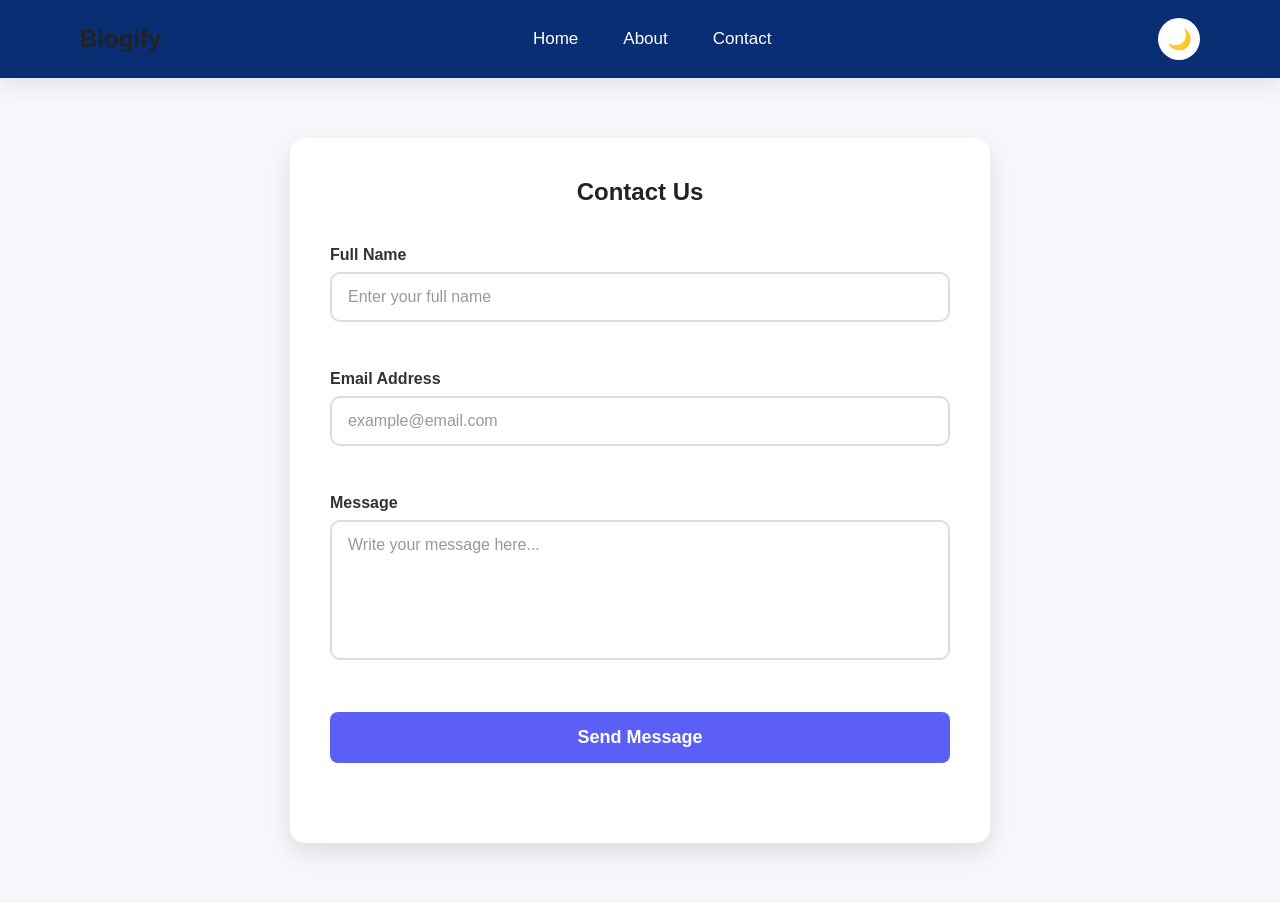
<file: contact.html>
<!DOCTYPE html>
<html lang="en">
<head>
    <meta charset="UTF-8">
    <meta name="viewport" content="width=device-width, initial-scale=1.0">
    <title>Contact | Blogify</title>

    <link rel="stylesheet" href="css/style.css">
    <link rel="stylesheet" href="css/responsive.css">
    <link rel="stylesheet" href="css/dark-mode.css">
</head>
<body>

    <!-- HEADER -->
    <header>
        <nav class="navbar">
            <h1 class="logo">Blogify</h1>

            <ul class="nav-links">
                <li><a href="index.html">Home</a></li>
                <li><a href="pages/about.html">About</a></li>
                <li><a href="contact.html" class="active">Contact</a></li>
            </ul>

            <button id="darkModeToggle" class="theme-toggle">🌙</button>
        </nav>
    </header>

    <!-- CONTACT FORM -->
    <section class="contact-section">

        <h2>Contact Us</h2>

        <form id="contactForm">

            <div class="form-group">
                <label for="name">Full Name</label>
                <input
                    type="text"
                    id="name"
                    placeholder="Enter your full name">
                <small id="nameError"></small>
            </div>

            <div class="form-group">
                <label for="email">Email Address</label>
                <input
                    type="email"
                    id="email"
                    placeholder="example@email.com">
                <small id="emailError"></small>
            </div>

            <div class="form-group">
                <label for="message">Message</label>

                <textarea
                    id="message"
                    rows="6"
                    placeholder="Write your message here..."></textarea>

                <small id="messageError"></small>
            </div>

            <button type="submit" class="btn">
                Send Message
            </button>

            <p id="successMessage"></p>

        </form>

    </section>

    <script src="js/contact.js"></script>
    <script src="js/dark-mode.js"></script>

</body>
</html>
</file>
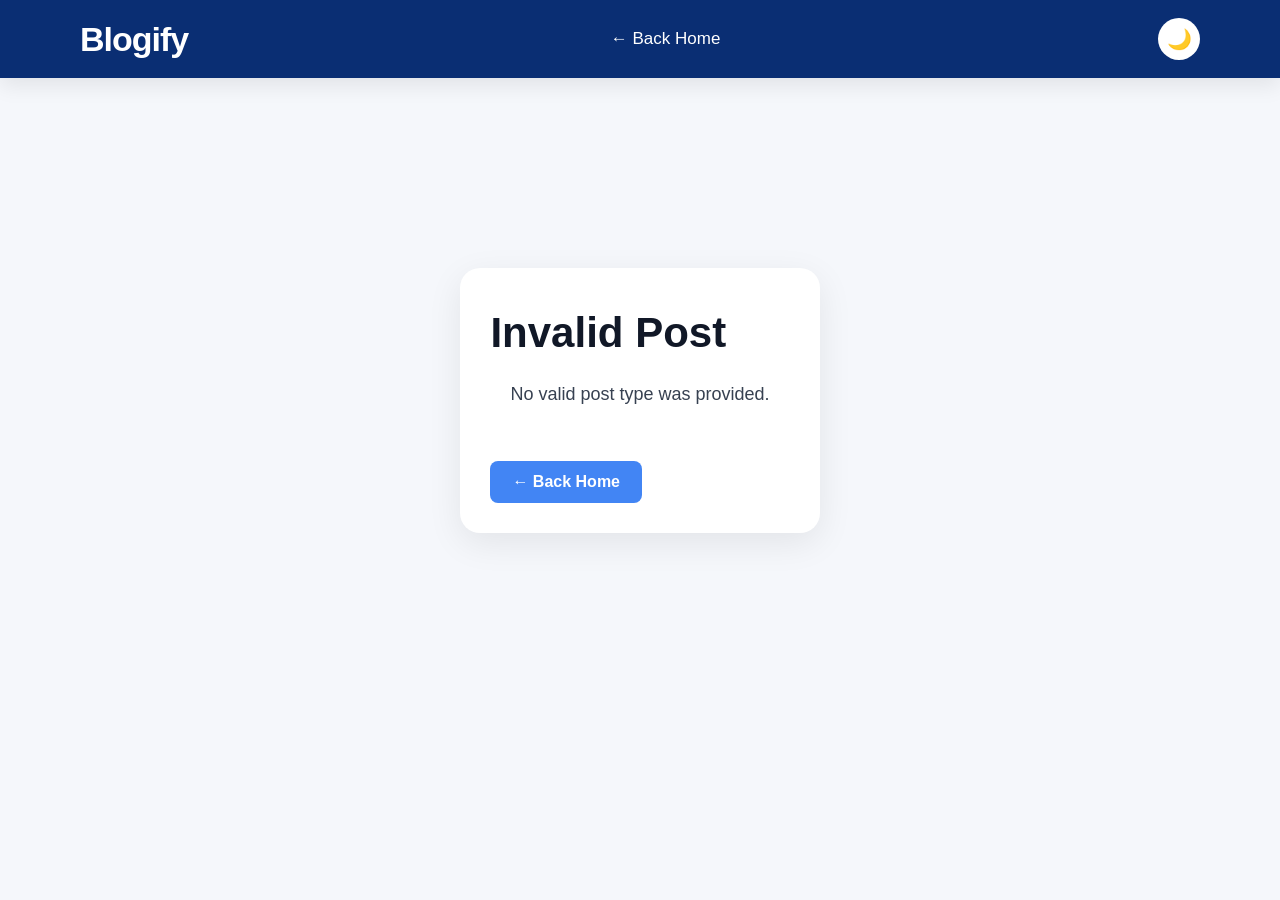
<file: details.html>
<!DOCTYPE html>
<html lang="en">

<head>
    <!-- Line 5 -->
    <meta charset="UTF-8">

    <!-- Line 8 -->
    <meta name="viewport" content="width=device-width, initial-scale=1.0">

    <!-- Line 11 -->
    <title>Blogify | Post Details</title>

    <!-- Line 14 -->
    <link rel="stylesheet" href="css/style.css">

    <!-- Line 17 -->
    <link rel="stylesheet" href="css/responsive.css">

    <!-- Line 20 -->
    <link rel="stylesheet" href="css/dark-mode.css">
</head>

<body>

    <!-- Line 26 -->
    <header>

        <!-- Line 28 -->
        <nav class="navbar">

            <!-- Line 30 -->
            <div class="logo">
                <h1>Blogify</h1>
            </div>

            <!-- Line 35 -->
            <ul class="nav-links">
                <li><a href="index.html">← Back Home</a></li>
            </ul>
            <button id="darkModeToggle" class="theme-toggle">🌙</button>
        </nav>

    </header>

    <!-- Line 44 -->
    <main>

        <!-- Line 46 -->
        <section class="blog-details">

            <!-- Line 48 -->
            <div id="post-details"></div>

        </section>

    </main>

    <!-- Line 55 -->
    <script src="./js/data.js"></script>
    <script src="./js/details.js"></script>
    <script src="./js/dark-mode.js"></script>

</body>

</html>
</file>
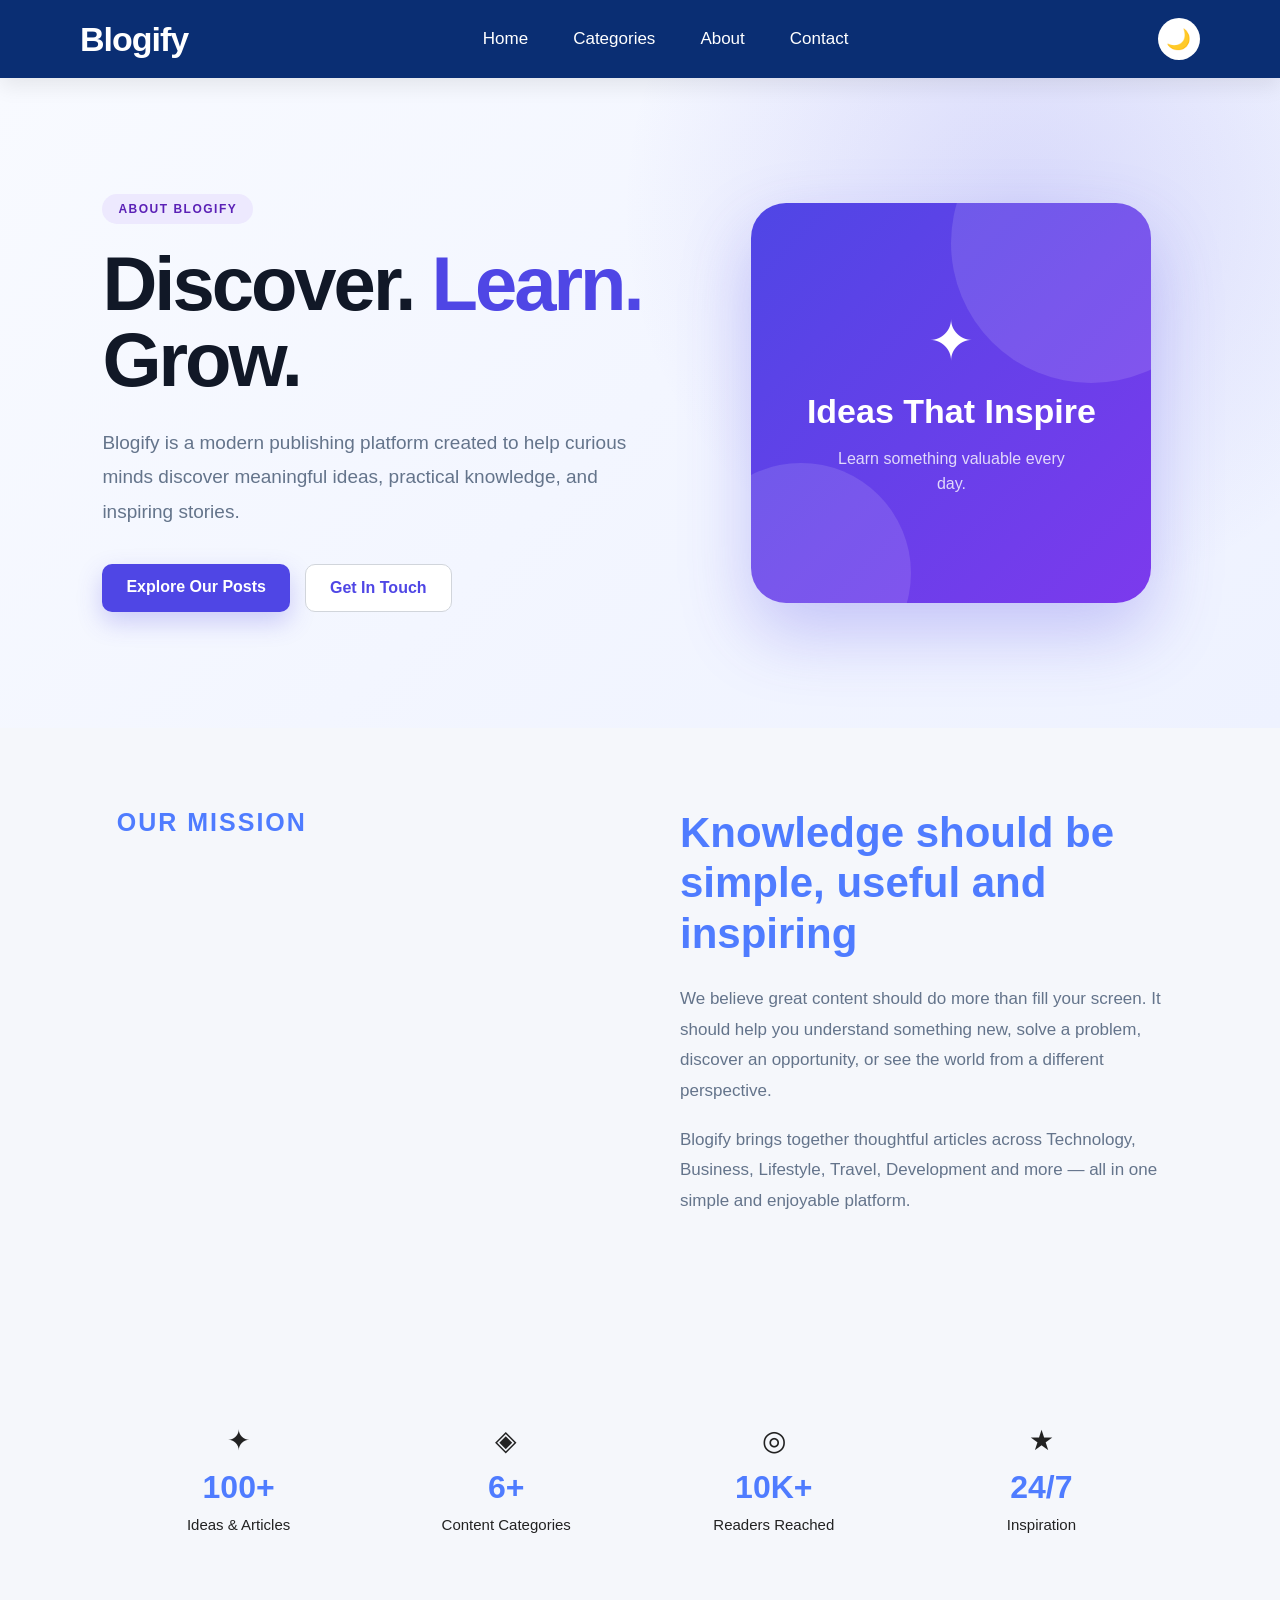
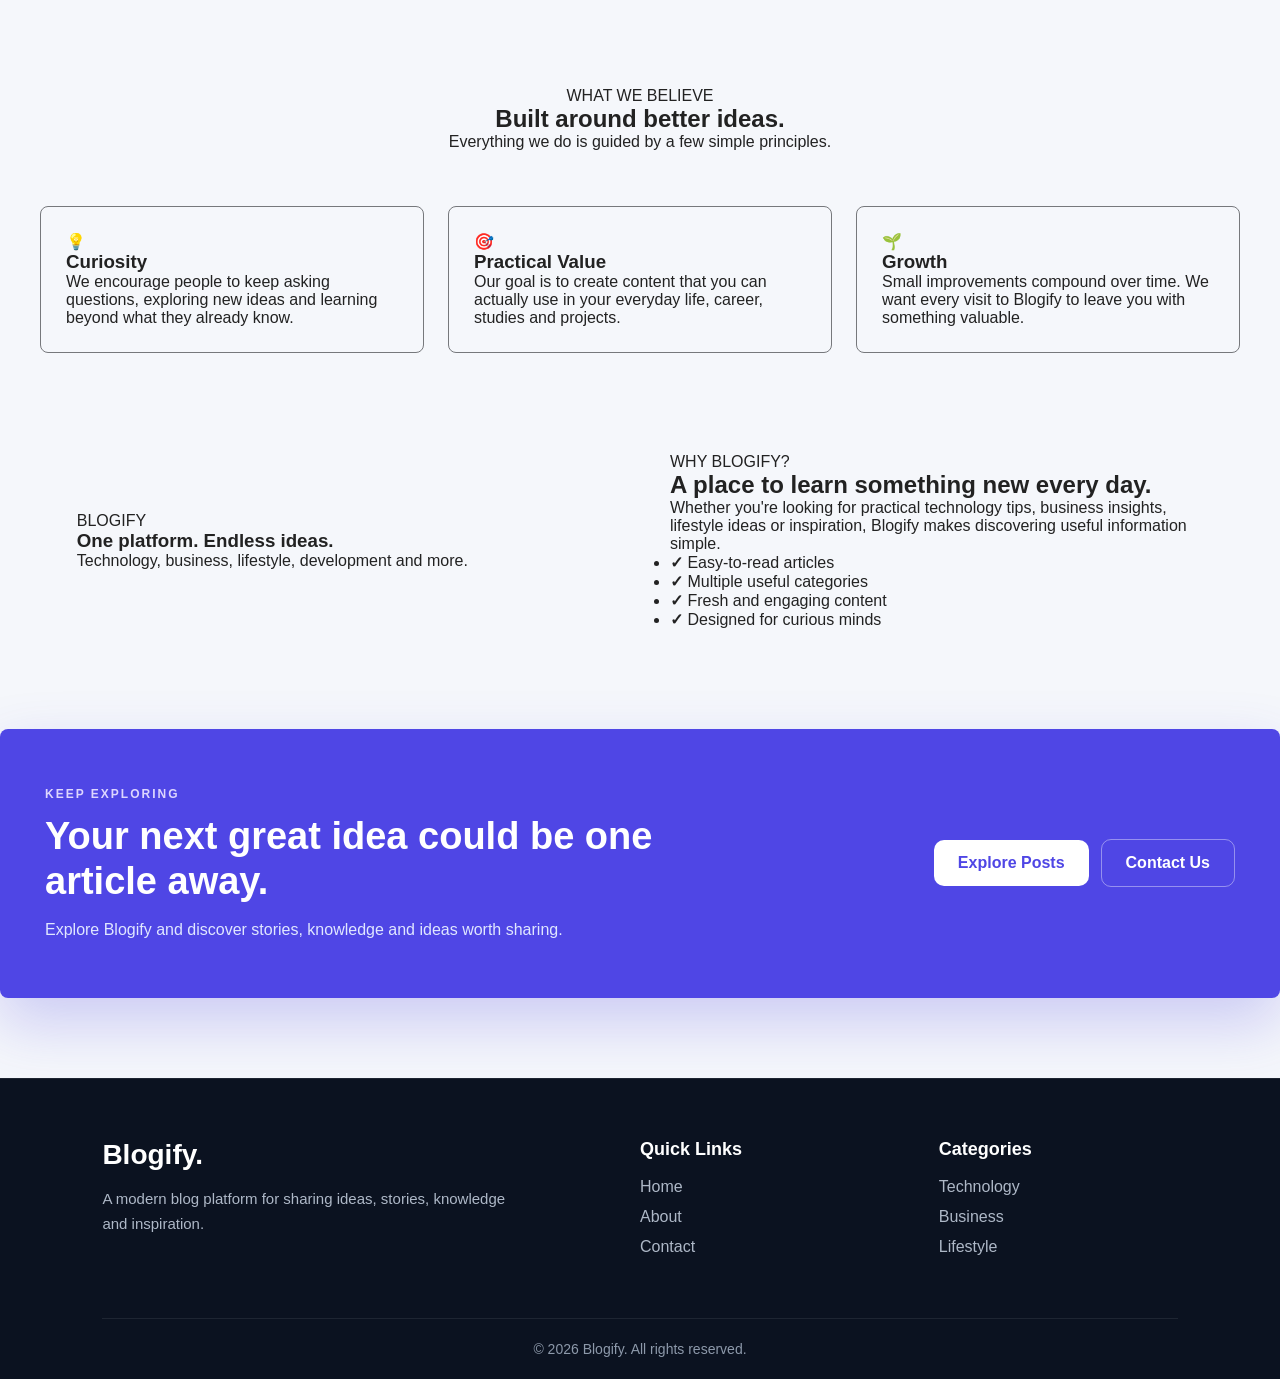
<file: pages/about.html>
<!DOCTYPE html>
<html lang="en">

<head>
    <meta charset="UTF-8">

    <meta name="viewport" content="width=device-width, initial-scale=1.0">

    <title>Blogify | About Us</title>

    <!-- Main CSS -->
    <link rel="stylesheet" href="../css/style.css">

    <!-- Responsive CSS -->
    <link rel="stylesheet" href="../css/responsive.css">

    <!-- Dark Mode CSS -->
    <link rel="stylesheet" href="../css/dark-mode.css">
</head>

<body>

    <!-- =========================
         NAVBAR
    ========================== -->

    <header>

        <nav class="navbar">
            <div class="logo">
                <h1>Blogify</h1>
            </div>

            <ul class="nav-links">

                <li>
                    <a href="../index.html">
                        Home
                    </a>
                </li>

                <li>
                    <a href="../index.html#categories">
                        Categories
                    </a>
                </li>

                <li>
                    <a href="about.html">
                        About
                    </a>
                </li>

                <li>
                    <a href="../contact.html">
                        Contact
                    </a>
                </li>
            </ul>
            <button id="darkModeToggle" class="theme-toggle" aria-label="Toggle dark mode">
                🌙
            </button>


        </nav>

    </header>


    <!-- =========================
         ABOUT HERO
    ========================== -->

    <main>

        <section class="about-hero">

            <div class="about-hero-content">

                <span class="about-badge">
                    ABOUT BLOGIFY
                </span>

                <h1>
                    Discover.
                    <span>Learn.</span>
                    Grow.
                </h1>

                <p>
                    Blogify is a modern publishing platform
                    created to help curious minds discover
                    meaningful ideas, practical knowledge,
                    and inspiring stories.
                </p>

                <div class="about-hero-buttons">

                    <a href="../index.html" class="about-primary-btn">
                        Explore Our Posts
                    </a>

                    <a href="../contact.html" class="about-secondary-btn">
                        Get In Touch
                    </a>

                </div>

            </div>


            <div class="about-hero-card">

                <div class="about-visual">

                    <div class="visual-circle circle-one"></div>

                    <div class="visual-circle circle-two"></div>

                    <div class="visual-content">

                        <span>✦</span>

                        <h3>
                            Ideas That
                            Inspire
                        </h3>

                        <p>
                            Learn something
                            valuable every day.
                        </p>

                    </div>

                </div>

            </div>

        </section>


        <!-- =========================
             MISSION
        ========================== -->

        <section class="about-mission">

            <div class="mission-label">
                OUR MISSION
            </div>

            <div class="mission-content">

                <h2 class="mission-title">
                    Knowledge should be simple, useful and inspiring
                </h2>

                <p>
                    We believe great content should do more
                    than fill your screen. It should help you
                    understand something new, solve a problem,

                    discover an opportunity, or see the world
                    from a different perspective.
                </p>

                <p>
                    Blogify brings together thoughtful articles
                    across Technology, Business, Lifestyle,
                    Travel, Development and more — all in one
                    simple and enjoyable platform.
                </p>

            </div>

        </section>


        <!-- =========================
             STATS
        ========================== -->

        <section class="about-stats">

            <div class="stat-card">

                <div class="stat-icon">
                    ✦
                </div>

                <h3>100+</h3>

                <p>
                    Ideas & Articles
                </p>

            </div>


            <div class="stat-card">

                <div class="stat-icon">
                    ◈
                </div>

                <h3>6+</h3>

                <p>
                    Content Categories
                </p>

            </div>


            <div class="stat-card">

                <div class="stat-icon">
                    ◎
                </div>

                <h3>10K+</h3>

                <p>
                    Readers Reached
                </p>

            </div>


            <div class="stat-card">

                <div class="stat-icon">
                    ★
                </div>

                <h3>24/7</h3>

                <p>
                    Inspiration
                </p>

            </div>

        </section>


        <!-- =========================
             OUR VALUES
        ========================== -->

        <section class="about-values">

            <div class="section-heading">

                <span>
                    WHAT WE BELIEVE
                </span>

                <h2>
                    Built around better ideas.
                </h2>

                <p>
                    Everything we do is guided by a few
                    simple principles.
                </p>

            </div>


            <div class="values-grid">


                <article class="value-card">

                    <div class="value-icon">
                        💡
                    </div>

                    <h3>
                        Curiosity
                    </h3>

                    <p>
                        We encourage people to keep asking
                        questions, exploring new ideas and
                        learning beyond what they already know.
                    </p>

                </article>


                <article class="value-card">

                    <div class="value-icon">
                        🎯
                    </div>

                    <h3>
                        Practical Value
                    </h3>

                    <p>
                        Our goal is to create content that you
                        can actually use in your everyday life,
                        career, studies and projects.
                    </p>

                </article>


                <article class="value-card">

                    <div class="value-icon">
                        🌱
                    </div>

                    <h3>
                        Growth
                    </h3>

                    <p>
                        Small improvements compound over time.
                        We want every visit to Blogify to leave
                        you with something valuable.
                    </p>

                </article>


            </div>

        </section>


        <!-- =========================
             WHY BLOGIFY
        ========================== -->

        <section class="why-blogify">

            <div class="why-image">

                <div class="why-image-card">

                    <span class="why-small-label">
                        BLOGIFY
                    </span>

                    <h3>
                        One platform.
                        Endless ideas.
                    </h3>

                    <p>
                        Technology, business, lifestyle,
                        development and more.
                    </p>

                </div>

            </div>


            <div class="why-content">

                <span>
                    WHY BLOGIFY?
                </span>

                <h2>
                    A place to learn
                    something new every day.
                </h2>

                <p>
                    Whether you're looking for practical
                    technology tips, business insights,
                    lifestyle ideas or inspiration,
                    Blogify makes discovering useful
                    information simple.
                </p>


                <ul>

                    <li>
                        <strong>✓</strong>
                        Easy-to-read articles
                    </li>

                    <li>
                        <strong>✓</strong>
                        Multiple useful categories
                    </li>

                    <li>
                        <strong>✓</strong>
                        Fresh and engaging content
                    </li>

                    <li>
                        <strong>✓</strong>
                        Designed for curious minds
                    </li>

                </ul>

            </div>

        </section>


        <!-- =========================
             CTA
        ========================== -->

        <section class="about-cta">

            <div>

                <span>
                    KEEP EXPLORING
                </span>

                <h2>
                    Your next great idea
                    could be one article away.
                </h2>

                <p>
                    Explore Blogify and discover stories,
                    knowledge and ideas worth sharing.
                </p>

            </div>


            <div class="cta-buttons">

                <a href="../index.html" class="about-primary-btn">
                    Explore Posts
                </a>

                <a href="../contact.html" class="about-secondary-btn">
                    Contact Us
                </a>

            </div>

        </section>

    </main>


    <!-- =========================
         FOOTER
    ========================== -->

    <footer class="footer">

        <div class="footer-container">

            <div class="footer-brand">

                <h2>
                    Blogify.
                </h2>

                <p>
                    A modern blog platform for sharing
                    ideas, stories, knowledge and inspiration.
                </p>

            </div>


            <div class="footer-links">

                <h3>
                    Quick Links
                </h3>

                <a href="../index.html">
                    Home
                </a>

                <a href="about.html">
                    About
                </a>

                <a href="../contact.html">
                    Contact
                </a>

            </div>


            <div class="footer-social">

                <h3>
                    Categories
                </h3>

                <a href="../index.html#categories">
                    Technology
                </a>

                <a href="../index.html#categories">
                    Business
                </a>

                <a href="../index.html#categories">
                    Lifestyle
                </a>

            </div>

        </div>


        <div class="footer-bottom">

            <p>
                © 2026 Blogify. All rights reserved.
            </p>

        </div>

    </footer>


    <!-- =========================
         DARK MODE SCRIPT
    ========================== -->

    <script src="../js/dark-mode.js"></script>

</body>

</html>
</file>
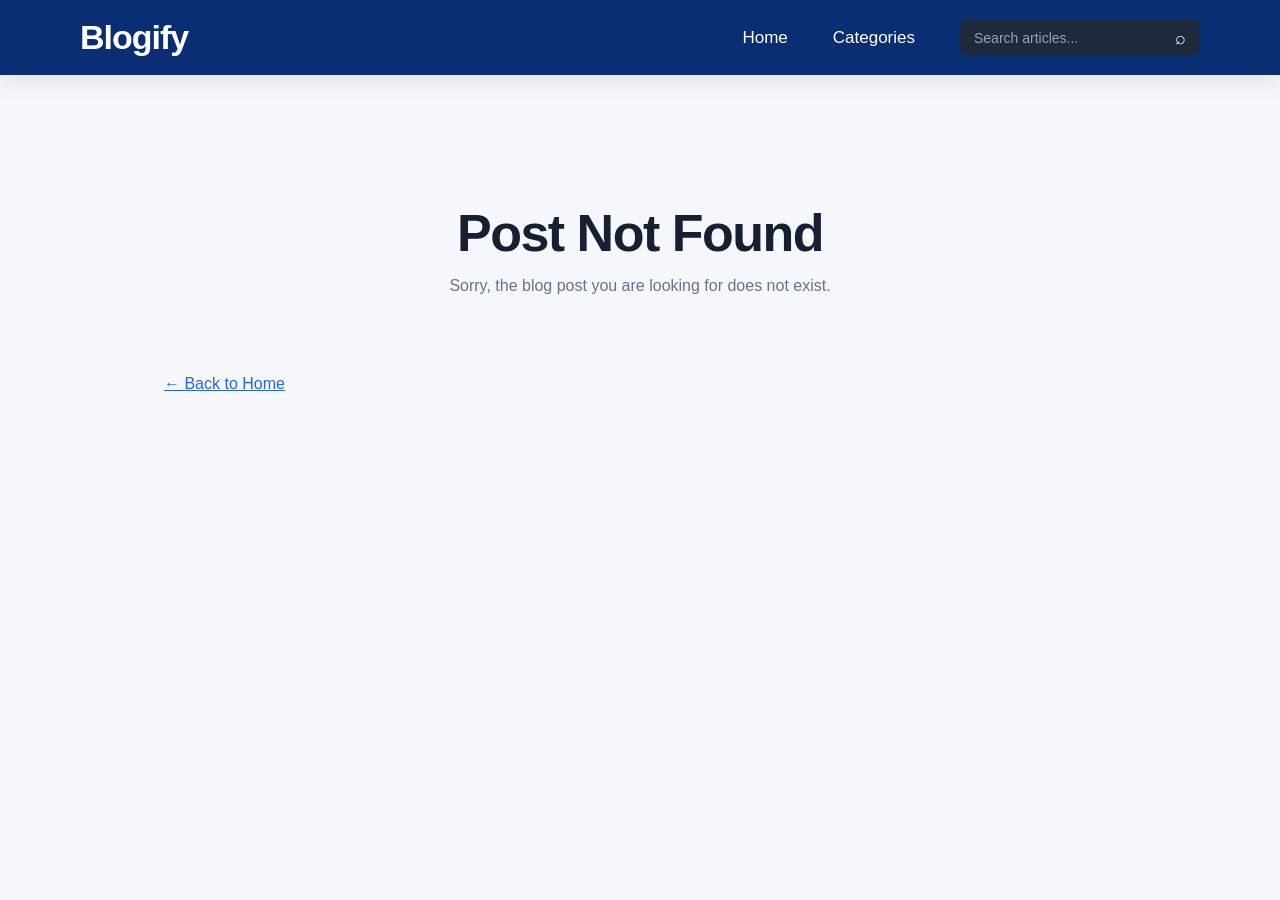
<file: pages/post.html>
<!DOCTYPE html>
  <html lang="en">
  <head>
      <meta charset="UTF-8">
      <meta name="viewport" content="width=device-width, initial-scale=1.0">

      <title>Blogify | Post</title>

      <link rel="stylesheet" href="../css/style.css">
     <link rel="stylesheet" href="../css/responsive.css">
     <link rel="stylesheet" href="../css/dark-mode.css">
 </head>

 <body>
    
 <!-- NAVBAR -->
<header class="navbar">
    <div class="logo">
        <h1>Blogify</h1>
    </div>

    <nav class="nav-links">
        <a href="../index.html">Home</a>
        <a href="../index.html#categories">Categories</a>

        <div class="search-box">
            <input type="text" placeholder="Search articles...">
            <span>⌕</span>
        </div>
    </nav>
</header>

     <main class="post-details">

         <div id="postContainer">
             <!-- Selected blog post will appear here -->
         </div>

         <!--BACK TO HOME -->
         <a href="../index.html" class="back-home">
            ← Back to Home
         </a>

         </main>
     

     <script src="../js/dark-mode.js"></script>
     <script src="../js/post.js"></script>

 </body>
 </html>
</file>
<file: css/style.css>
/* ==========================
   RESET
========================== */

*{
    margin:0;
    padding:0;
    box-sizing:border-box;
}

/* ==========================
   BODY
========================== */

body{
    font-family:Arial, Helvetica, sans-serif;
    background:#f5f7fb;
}

/* ==========================
   NAVBAR
========================== */

.navbar{
    position: sticky;
    top: 0;
    z-index: 1000;

    display: flex;
    justify-content: space-between;
    align-items: center;
    padding: 18px 80px;
    background: #0a2e73;
    backdrop-filter: blur(12px);
    box-shadow: 0 8px 20px rgba(0,0,0,.08);
}

.logo h1{
    font-size: 34px;
    font-weight: 700;
    letter-spacing: -1px;
    cursor: pointer;
    color:white;
}

.nav-links{
    display: flex;
    list-style: none;
    gap: 45px;
    align-items: center;
    justify-content: center;
}

.nav-links a{
    color: white;
    text-decoration: none;
    font-size: 17px;
    font-weight: 500;
    transition:0.3s ease;
}

.nav-links a:hover{
    color: #FFD54F;
}


 /* ===========================
   HERO SECTION
 =========================== */



 .hero-content{
     width:50%;
 }

 .welcome{
     background:#ede9fe;
     color:#7c3aed;
     padding:8px 18px;
     border-radius:25px;
     font-size:14px;
     font-weight:bold;
 }

 .hero-content h1{
     font-size:60px;
     margin:25px 0;
     color:#111827;
 }

 .hero-content p{
     font-size:20px;
     color:#6b7280;
     line-height:1.8;
 }

 .hero-buttons button{
     padding: 15px 35px;
 }

 .primary-btn{
    background:#7c3aed;
    color:white;
     border:none;
     padding:15px 35px;
    border-radius:10px;
     cursor:pointer;
     margin-right:15px;
 }

 .secondary-btn{
     background:white;
    border:2px solid #ddd;
   padding:15px 35px;
     border-radius:10px;
     cursor:pointer;
 }

 .hero-image img{
    width:450px;
    border-radius:100px;
 }



.hero{
     display: flex;
     justify-content: space-between;
     align-items: center;
     gap: 60px;
     min-height: 100vh;
     padding: 40px;
 }

 .hero-content{
     width:50%;
 }

 .welcome{
     background:#ede9fe;
     color:#7c3aed;
     padding:8px 18px;
     border-radius:25px;
     font-size:14px;
     font-weight:bold;
 }

 .hero-content h1{
     font-size:60px;
     line-height: 1.2;
     margin:25px 0;
     color:#111827;
 }

 .hero-content p{
    font-size:20px;
     color:#6b7280;
     line-height:1.8;
 }

 .hero-buttons{
    margin-top:35px;
 }

 .primary-btn{
     background:#7c3aed;
     color:white;
     border:none;
     padding:15px 35px;
     border-radius:10px;
     cursor:pointer;
    margin-right:15px;
 }

 .secondary-btn{
     background:white;
     border:2px solid #ddd;
    padding:15px 35px;
     border-radius:10px;
     cursor:pointer;
 }

 .hero-image img{
     width:520px;
     border-radius:20px;
 }


 /* ============================
   FEATURED POSTS
============================ */

.featured-posts{
    padding:80px;
}

.featured-posts h2{
    text-align:center;
    font-size:40px;
    margin-bottom:50px;
    color:#111827;
}

#posts-container{
    display:grid;
    grid-template-columns:repeat(auto-fit,minmax(320px,1fr));
    gap:30px;
}

.post-card{
    background:white;
    border-radius:18px;
    overflow:hidden;
    box-shadow:0 10px 30px rgba(0,0,0,.08);
    transition:.3s;
}

.post-card:hover{
    transform:translateY(-10px);
}

.post-card img{
    width:100%;
    height:220px;
    object-fit:cover;
}

.post-content{
    padding:25px;
}

.category{
    display:inline-block;
    background:#2563eb;
    color:white;
    padding:6px 14px;
    border-radius:20px;
    font-size:13px;
    font-weight:600;

}

.post-content button{
    margin-top:20px;
    padding:12px 25px;
    background:#7c3aed;
    color:white;
    border:none;
    border-radius:8px;
    cursor:pointer;
}


 .post-content button{
     margin-top:20px;
     padding:12px 25px;
     background:#7c3aed;
     color:white;
     border:none;
     border-radius:8px;
     cursor:pointer;
 }

 /* ===========================
    API POSTS
 =========================== */

 #api-posts{
     display:grid;
     grid-template-columns:repeat(auto-fit,minmax(300px,1fr));
     gap:20px;
     margin-top:40px;
 }

 .api-card{
     background:#fff;
     padding:20px;
     border-radius:15px;
     box-shadow:0 10px 20px rgba(0,0,0,.08);
     transition:.3s;
 }

 .api-card:hover{
     transform:translateY(-8px);
 }

 .api-card h3{
     margin-bottom:15px;
     color:#333;
 }

 .api-card p{
     color:#666;
     line-height:1.7;
 }

 .api-card button{
     margin-top:20px;
     padding:10px 20px;
     border:none;
     background:#5b5ff5;
     color:white;
     border-radius:8px;
     cursor:pointer;
     }    /* <--         */

 /* ==========================================
   BLOG DETAILS PAGE
========================================== */

.blog-details {
    max-width: 900px;
    margin: 60px auto;
    padding: 20px;
    display: flex;
    justify-content: center;
}

.api-card {
    width: 100%;
    background: #fff;
    padding: 40px;
    border-radius: 12px;
    box-shadow: 0 8px 20px rgba(0,0,0,0.1);
}

.api-card h1 {
    font-size: 2.5rem;
    margin-bottom: 20px;
    color: #222;
}

.api-card p {
    font-size: 1.1rem;
    line-height: 1.8;
    color: #555;
    margin-bottom: 30px;
}

.api-card button{
    margin-top:20px;
    padding:10px 20px;
    border:none;
    background:#5b5ff5;
    color:white;
    border-radius:8px;
    cursor:pointer;
}    /* <--        */

.api-card button:hover{
    background:#3730a3;
}


/* ==========================================
   CONTACT PAGE
========================================== */

.contact-section{
    max-width:700px;
    margin:60px auto;
    background:#fff;
    padding:40px;
    border-radius:15px;
    box-shadow:0 10px 25px rgba(0,0,0,.1);
}

.contact-section h2{
    text-align:center;
    margin-bottom:30px;
    color:#222;
}

.form-group{
    margin-bottom:20px;
}

.form-group label{
    display:block;
    margin-bottom:8px;
    font-weight:bold;
    color:#333;
}

.form-group input,
.form-group textarea{
    width:100%;
    padding:14px;
    border:2px solid #ddd;
    border-radius:8px;
    font-size:16px;
    outline:none;
    transition:.3s;
}

.form-group input:focus,
.form-group textarea:focus{
    border-color:#5b5ff5;
}

.form-group textarea{
    resize:none;
}

.form-group small{
    display:block;
    margin-top:6px;
    color:red;
    font-size:14px;
}

#contactForm button{
    width:100%;
    padding:15px;
    border:none;
    border-radius:8px;
    background:#5b5ff5;
    color:white;
    font-size:18px;
    cursor:pointer;
    transition:.3s;
}

#contactForm button:hover{
    background:#3730a3;
}


/* ===========================
   BLOG CARDS
=========================== */

.featured-posts{

    width:90%;
    max-width:1200px;
    margin:80px auto;

}

.featured-posts h2{

    text-align:center;
    margin-bottom:40px;
    font-size:2rem;

}

#api-posts{

    display:grid;
    grid-template-columns:repeat(auto-fit,minmax(320px,1fr));
    gap:30px;

}

.blog-card{

    background:#fff;

    border-radius:15px;

    overflow:hidden;

    box-shadow:0 10px 25px rgba(0,0,0,.08);

    transition:.3s;

    display: flex;
    flex-direction: column;

}

.blog-card:hover{

    transform:translateY(-10px);

}

.blog-card img{

    width:100%;

    height:220px;

    object-fit:cover;

}

.blog-content{
    padding:30px;
    
    display:flex;
    flex-direction:column;
    flex:1;
}

.category{

    background:#4f6df5;

    color:#fff;

    padding:6px 14px;

    border-radius:30px;

    font-size:13px;

}

.blog-content h3{

    margin:18px 0;

}

.blog-content p{

    color:#666;

    line-height:1.8;

}

.blog-content small{

    color:#888;

}

.read-btn{

    display:inline-block;

    padding:10px 20px;

    background:#4f6df5;

    color:white;

    text-decoration:none;

    border-radius:8px;

    transition:.3s;

}

.read-btn:hover{

    background:#304ffe;

}

/* ===========================
   Featured Posts
=========================== */

.featured-posts{
    padding:80px 10%;
    background:#f8f9fc;
}

.featured-posts h2{
    text-align:center;
    font-size:2rem;
    margin-bottom:40px;
}

#posts{
    display:grid;
    grid-template-columns:repeat(auto-fit,minmax(300px,1fr));
    gap:30px;
}

.blog-card{
    background:white;
    border-radius:15px;
    overflow:hidden;
    box-shadow:0 10px 25px rgba(0,0,0,.08);
    transition:.3s;
}

.blog-card:hover{
    transform:translateY(-8px);
}

.blog-card img{
    width:100%;
    height:220px;
    object-fit:cover;
}

.blog-content{
    padding:20px;
}

.category{
    display:inline-block;
    background:#4f6df5;
    color:white;
    padding:5px 12px;
    border-radius:30px;
    font-size:.8rem;
    margin-bottom:15px;
}

.blog-content h3{
    margin:10px 0;
}

.author{
    color:#777;
    margin-bottom:15px;
}

.read-more{
    display:inline-block;
    margin-top:20px;
    color:#4f6df5;
    text-decoration:none;
    font-weight:600;
    transition:3s;
    
}

.read-more:hover{
   background:#1d4ed8;
}

/* ==========================
   API POSTS
========================== */

.api-posts{
    padding:80px;
}

.api-posts h2{
    text-align:center;
    font-size:40px;
    margin-bottom:50px;
    color:#111827;
}

#api-posts-container{
    display:grid;
    grid-template-columns:repeat(auto-fit,minmax(320px,1fr));
    gap:30px;
}


/* ==========================
   BLOG DETAILS
========================== */

.blog-details{
    padding:80px;
}

.details-card{
    max-width:900px;
    margin:auto;
    background:white;
    border-radius:20px;
    overflow:hidden;
    box-shadow:0 10px 30px rgba(0,0,0,.1);
}

.details-card img{
    width:100%;
    height:450px;
    object-fit:cover;
}

.details-card h1{
    margin:20px;
}

.details-card p{
    margin:20px;
    line-height:1.8;
}


/* ============================= */
/* SEARCH BAR */
/* ============================= */

.search-section {
    display: flex;
    justify-content: center;
    align-items: center;
    padding: 30px 20px;
}

#search-input {
    width: 100%;
    max-width: 650px;
    padding: 16px 22px;
    font-size: 16px;
    border: 1px solid #ddd;
    border-radius: 30px;
    outline: none;
    background-color: #ffffff;
    color: #333;
    box-shadow: 0 5px 20px rgba(0, 0, 0, 0.08);
    transition: all 0.3s ease;
}

#search-input::placeholder {
    color: #999;
}

#search-input:focus {
    border-color: #4285f4;
    box-shadow: 0 5px 25px rgba(66, 133, 244, 0.20);
}

/* ================================
   LOAD MORE BUTTON
================================ */

.load-more-btn {
    display: block;
    margin: 35px auto 50px;
    padding: 14px 32px;
    border: none;
    border-radius: 30px;
    background: linear-gradient(135deg, #4285f4, #2563eb);
    color: #ffffff;
    font-size: 16px;
    font-weight: 600;
    cursor: pointer;
    box-shadow: 0 8px 20px rgba(37, 99, 235, 0.25);
    transition: all 0.3s ease;
}

.load-more-btn:hover {
    transform: translateY(-3px);
    box-shadow: 0 12px 25px rgba(37, 99, 235, 0.35);
}

.load-more-btn:active {
    transform: translateY(0);
}

/* =====================================
   FOOTER
===================================== */

.footer {
    background: #0b1220;
    color: #ffffff;
    padding: 60px 8% 0;
    margin-top: 80px;
    border-top: 1px solid rgba(255, 255, 255, 0.08);
}

.footer-container {
    max-width: 1200px;
    margin: 0 auto;
    display: grid;
    grid-template-columns: 2fr 1fr 1fr;
    gap: 60px;
    padding-bottom: 50px;
}

.footer-brand h2 {
    font-size: 28px;
    margin-bottom: 15px;
    color: #ffffff;
}

.footer-brand p {
    max-width: 420px;
    line-height: 1.7;
    color: #aeb8c7;
    font-size: 15px;
}

.footer-links,
.footer-social {
    display: flex;
    flex-direction: column;
}

.footer-links h3,
.footer-social h3 {
    font-size: 18px;
    margin-bottom: 18px;
    color: #ffffff;
}

.footer-links a,
.footer-social a {
    color: #aeb8c7;
    text-decoration: none;
    margin-bottom: 12px;
    transition: all 0.3s ease;
}

.footer-links a:hover,
.footer-social a:hover {
    color: #4285f4;
    transform: translateX(4px);
}

.footer-bottom {
    border-top: 1px solid rgba(255, 255, 255, 0.08);
    text-align: center;
    padding: 22px 0;
}

.footer-bottom p {
    margin: 0;
    color: #8d99aa;
    font-size: 14px;
}

/* ==============================
   CONTACT FORM PROFESSIONAL STYLE
============================== */

/* Error messages */
#contactForm small {
    display: block;
    margin-top: 6px;
    color: #ef4444;
    font-size: 14px;
    font-weight: 500;
}

/* Success message */
#successMessage {
    margin-top: 15px;
    color: #22c55e;
    font-size: 16px;
    font-weight: 600;
}
 /* Input focus effect */
 #contactForm input:focus,
 #contactForm textarea:focus {
     outline: none;
     border-color: #2563eb;
     box-shadow: 0 0 0 4px rgba(37, 99, 235, 0.15);
    transition: 0.3s ease;
 }

  /* Submit button animation */
 #contactForm .btn {
     transition: transform 0.2s ease, box-shadow 0.2s ease;
 }

 #contactForm .btn:hover {
     transform: translateY(-2px);
     box-shadow: 0 8px 20px rgba(37, 99, 235, 0.3);
 }

 #contactForm .btn:active {
    transform: translateY(1px);
 }
 
   /* ==============================
     DARK MODE TOGGLE BUTTON
     ============================== */

  .theme-toggle {
      border: none;
      background: transparent;
      font-size: 24px;
      cursor: pointer;
      padding: 8px 12px;
      border-radius: 50%;
      transition: all 0.3s ease;
  }

  .theme-toggle:hover {
      background: rgba(255, 255, 255, 0.15);
      transform: scale(1.1);
  }

  /* =====================================
   DARK MODE SEARCH BAR
===================================== */

body.dark-mode .search-section {
    background-color: #0f172a;
}

body.dark-mode #search-input {
    background-color: #1e293b;
    color: #f8fafc;
    border-color: #475569;
}

body.dark-mode #search-input::placeholder {
    color: #94a3b8;
}

body.dark-mode #search-input:focus {
    border-color: #3b82f6;
    box-shadow: 0 0 0 4px rgba(59, 130, 246, 0.2);
}

/* ========================================
   PROFESSIONAL CONTACT FORM
======================================== */

/* Form container */
.contact-section form {
    max-width: 650px;
    margin: 40px auto;
}

/* Form groups */
.contact-section .form-group {
    margin-bottom: 22px;
}

/* Labels */
.contact-section label {
    display: block;
    margin-bottom: 8px;
    font-weight: 600;
    color: #333;
}

/* Inputs and textarea */
.contact-section input,
.contact-section textarea {
    width: 100%;
    padding: 14px 16px;
    border: 2px solid #ddd;
    border-radius: 10px;
    font-size: 16px;
    font-family: inherit;
    outline: none;
    transition: all 0.3s ease;
    box-sizing: border-box;
}

/* Focus effect */
.contact-section input:focus,
.contact-section textarea:focus {
    border-color: #3b82f6;
    box-shadow: 0 0 0 4px rgba(59, 130, 246, 0.15);
    transform: translateY(-1px);
}

/* Placeholder */
.contact-section input::placeholder,
.contact-section textarea::placeholder {
    color: #999;
}

/* Error messages */
.contact-section small {
    display: block;
    margin-top: 6px;
    color: #dc2626;
    font-size: 14px;
    font-weight: 500;
}

/* Submit button */
.contact-section .btn {
    width: 100%;
    padding: 14px 20px;
    border: none;
    border-radius: 10px;
    background: #3b82f6;
    color: white;
    font-size: 16px;
    font-weight: 600;
    cursor: pointer;
    transition: all 0.3s ease;
}

/* Button hover */
.contact-section .btn:hover {
    background: #2563eb;
    transform: translateY(-2px);
    box-shadow: 0 8px 20px rgba(37, 99, 235, 0.25);
}

/* Button click */
.contact-section .btn:active {
    transform: translateY(0);
}

/* Success message */
#successMessage {
    margin-top: 18px;
    color: #16a34a;
    font-weight: 600;
    text-align: center;
}

/* Dark mode */
body.dark-mode .contact-section label {
    color: #f8fafc;
}

body.dark-mode .contact-section input,
body.dark-mode .contact-section textarea {
    background: #1e293b;
    color: #f8fafc;
    border-color: #475569;
}

body.dark-mode .contact-section input::placeholder,
body.dark-mode .contact-section textarea::placeholder {
    color: #94a3b8;
}

body.dark-mode .contact-section input:focus,
body.dark-mode .contact-section textarea:focus {
    border-color: #3b82f6;
}

/* =========================================
   BLOG DETAILS PAGE
========================================= */

.details-card {
    max-width: 1000px;
    margin: 50px auto;
    padding: 30px;
    background: #ffffff;
    border-radius: 20px;
    box-shadow: 0 10px 35px rgba(0, 0, 0, 0.08);
    animation: detailsFadeIn 0.7s ease;
}

/* Article Image */
.details-card img {
    width: 100%;
    height: 500px;
    object-fit: cover;
    display: block;
    border-radius: 16px;
    margin-bottom: 25px;
}

/* Category */
.details-card .category {
    display: inline-block;
    padding: 8px 16px;
    background: #4285f4;
    color: white;
    border-radius: 30px;
    font-size: 14px;
    font-weight: 600;
    margin-bottom: 15px;
}

/* Article Title */
.details-card h1 {
    font-size: 42px;
    line-height: 1.2;
    color: #222;
    margin: 10px 0 15px;
}

/* Author */
.details-card .author {
    color: #777;
    font-size: 16px;
    font-weight: 500;
    margin-bottom: 25px;
}

/* Article Description */
.details-card > p {
    color: #444;
    font-size: 18px;
    line-height: 1.8;
    margin-bottom: 30px;
}

/* Back Home Button */
.details-card .read-more {
    display: inline-block;
    padding: 12px 22px;
    background: #4285f4;
    color: white;
    text-decoration: none;
    border-radius: 8px;
    font-weight: 600;
    transition: all 0.3s ease;
}

/* Button Hover */
.details-card .read-more:hover {
    background: #2563eb;
    transform: translateY(-3px);
    box-shadow: 0 8px 18px rgba(37, 99, 235, 0.25);
}

/* Page Animation */
@keyframes detailsFadeIn {
    from {
        opacity: 0;
        transform: translateY(20px);
    }

    to {
        opacity: 1;
        transform: translateY(0);
    }
}

/* =========================
   NAVBAR CONTENT
========================= */

/* .logo h1 {
    color: white;
    font-size: 28px;
    margin: 0;
}

.nav-links {
    display: flex;
    align-items: center;
    gap: 28px;
    list-style: none;
    margin: 0;
    padding: 0;
}

.nav-links li {
    margin: 0;
    padding: 0;
}

.nav-links a {
    color: white;
    text-decoration: none;
    font-size: 16px;
    font-weight: 500;
    transition: color 0.3s ease;
}

.nav-links a:hover {
    color: #ffd166;
} */

.theme-toggle {
    border: none;
    background: transparent;
    color: white;
    font-size: 22px;
    cursor: pointer;
    transition: transform 0.3s ease;
}

.theme-toggle:hover {
    transform: rotate(20deg) scale(1.1);
}


/* =========================
   HERO SECTION
========================= */

.hero {
    min-height: 620px;
    display: flex;
    align-items: center;
    justify-content: space-between;
    gap: 60px;
    padding: 80px 8%;
    background: linear-gradient(135deg, #f5f7fb, #eef2ff);
}

.hero-content {
    flex: 1;
    max-width: 600px;
}

.welcome {
    display: inline-block;
    padding: 10px 18px;
    margin-bottom: 20px;
    border-radius: 30px;
    background: #eef0ff;
    color: #4f46e5;
    font-size: 14px;
    font-weight: 700;
    letter-spacing: 1px;
}

.hero h1 {
    margin-bottom: 20px;
    font-size: 58px;
    line-height: 1.05;
    color: #1f2937;
}

.hero p {
    margin-bottom: 30px;
    font-size: 18px;
    line-height: 1.7;
    color: #6b7280;
}

.hero-buttons {
    display: flex;
    align-items: center;
    gap: 16px;
}

.hero-buttons a {
    display: inline-block;
    padding: 14px 26px;
    border-radius: 10px;
    text-decoration: none;
    font-size: 16px;
    font-weight: 600;
    transition: all 0.3s ease;
}

.primary-btn {
    background: #4f46e5;
    color: white;
    box-shadow: 0 8px 20px rgba(79, 70, 229, 0.25);
}

.primary-btn:hover {
    background: #3730a3;
    transform: translateY(-3px);
}

.secondary-btn {
    background: white;
    color: #4f46e5;
    border: 1px solid #d1d5db;
}

.secondary-btn:hover {
    background: #4f46e5;
    color: white;
    transform: translateY(-3px);
}

.hero-image {
    flex: 1;
    max-width: 560px;
}

.hero-image img {
    width: 100%;
    height: 420px;
    object-fit: cover;
    border-radius: 24px;
    display: block;
    box-shadow: 0 20px 50px rgba(0, 0, 0, 0.15);
    transition: transform 0.4s ease;
}

.hero-image img:hover {
    transform: scale(1.02);
}

/* =========================
   HERO LAYOUT FIX
========================= */

.hero {
    width: 100%;
    max-width: 1400px;
    margin: 0 auto;
    overflow: hidden;
}

.hero-content {
    min-width: 0;
}

.hero-image {
    min-width: 0;
}

.hero-image img {
    max-width: 100%;
}


/* =========================
   SEARCH SECTION
========================= */

.search-section {
    width: 100%;
    max-width: 1100px;
    margin: 0 auto;
    padding: 50px 8%;
}

#search-input {
    width: 100%;
    padding: 18px 24px;
    border: 1px solid #d1d5db;
    border-radius: 50px;
    outline: none;
    font-size: 16px;
    background: white;
    color: #1f2937;
    box-shadow: 0 8px 25px rgba(0, 0, 0, 0.06);
    transition: all 0.3s ease;
}

#search-input:focus {
    border-color: #4f46e5;
    box-shadow: 0 0 0 4px rgba(79, 70, 229, 0.12);
}


/* =========================
   CATEGORIES
========================= */

.categories-section {
    width: 100%;
    max-width: 1100px;
    margin: 0 auto;
    padding: 20px 8% 50px;
}

.categories-section h2 {
    margin-bottom: 20px;
    font-size: 28px;
    color: #1f2937;
}

.category-buttons {
    display: flex;
    flex-wrap: wrap;
    gap: 12px;
}

.category-btn {
    padding: 10px 20px;
    border: 1px solid #d1d5db;
    border-radius: 25px;
    background: white;
    color: #374151;
    cursor: pointer;
    font-size: 15px;
    transition: all 0.3s ease;
}

.category-btn:hover,
.category-btn.active {
    background: #4f46e5;
    color: white;
    border-color: #4f46e5;
    transform: translateY(-2px);

}


/* =========================================
   CONTACT FORM INTERACTIONS
   ========================================= */

/* Smooth transition for inputs */
.contact-section input,
.contact-section textarea {
    transition: 
        border-color 0.3s ease,
        box-shadow 0.3s ease,
        transform 0.2s ease;
}


/* =========================================
   INPUT FOCUS EFFECT
   ========================================= */

.contact-section input:focus,
.contact-section textarea:focus {
    outline: none;

    border-color: #2563eb;

    box-shadow: 
        0 0 0 3px rgba(37, 99, 235, 0.15);

    transform: translateY(-1px);
}


/* =========================================
   ERROR INPUT
   ========================================= */

.contact-section .input-error {
    border-color: #dc2626 !important;

    box-shadow:
        0 0 0 3px rgba(220, 38, 38, 0.12) !important;
}


/* =========================================
   SUCCESS / VALID INPUT
   ========================================= */

.contact-section .input-success {
    border-color: #16a34a !important;

    box-shadow:
        0 0 0 3px rgba(22, 163, 74, 0.10) !important;
}


/* =========================================
   ERROR MESSAGES
   ========================================= */

.contact-section small {
    display: block;

    margin-top: 6px;

    color: #dc2626;

    font-size: 0.85rem;

    font-weight: 500;

    animation: errorAppear 0.25s ease;
}


/* Error message animation */
@keyframes errorAppear {

    from {
        opacity: 0;
        transform: translateY(-4px);
    }

    to {
        opacity: 1;
        transform: translateY(0);
    }

}


/* =========================================
   SUCCESS MESSAGE
   ========================================= */

#successMessage {
    margin-top: 16px;

    text-align: center;

    color: #16a34a;

    font-size: 1rem;

    font-weight: 600;

    animation: successAppear 0.4s ease;
}


/* Success animation */
@keyframes successAppear {

    from {
        opacity: 0;
        transform: translateY(8px);
    }

    to {
        opacity: 1;
        transform: translateY(0);
    }

}


/* =========================================
   SUBMIT BUTTON
   ========================================= */

.contact-section .btn {
    transition:
        transform 0.2s ease,
        box-shadow 0.2s ease,
        background-color 0.2s ease;
}


/* Hover */
.contact-section .btn:hover {
    transform: translateY(-2px);

    box-shadow:
        0 8px 20px rgba(37, 99, 235, 0.25);
}


/* Click */
.contact-section .btn:active {
    transform: translateY(0);

    box-shadow:
        0 3px 8px rgba(37, 99, 235, 0.2);
}

/* =========================================
   CONTACT FORM VALIDATION
========================================= */

/* Input focus effect */
.contact-section input:focus,
.contact-section textarea:focus {
    outline: none;
    border-color: #6366f1;
    box-shadow: 0 0 0 4px rgba(99, 102, 241, 0.12);
    transition: all 0.25s ease;
}

/* Error input */
.contact-section .input-error {
    border-color: #ef4444 !important;
    box-shadow: 0 0 0 3px rgba(239, 68, 68, 0.12);
}

/* Error input focus */
.contact-section .input-error:focus {
    border-color: #dc2626 !important;
    box-shadow: 0 0 0 4px rgba(239, 68, 68, 0.15);
}

/* Successful input */
.contact-section .input-success {
    border-color: #22c55e !important;
    box-shadow: 0 0 0 3px rgba(34, 197, 94, 0.12);
}

/* Error messages */
.contact-section #nameError,
.contact-section #emailError,
.contact-section #messageError {
    display: block;
    color: #ef4444;
    font-size: 0.9rem;
    font-weight: 500;
    margin-top: 6px;
    min-height: 20px;
}

/* Success message */
.contact-section #successMessage {
    color: #16a34a;
    font-size: 1rem;
    font-weight: 600;
    text-align: center;
    margin-top: 18px;
    animation: successFadeIn 0.4s ease;
}

/* Success animation */
@keyframes successFadeIn {
    from {
        opacity: 0;
        transform: translateY(-6px);
    }

    to {
        opacity: 1;
        transform: translateY(0);
    }
}

/* Submit button */
.contact-section .btn {
    cursor: pointer;
    transition:
        transform 0.25s ease,
        box-shadow 0.25s ease,
        background-color 0.25s ease;
}

/* Submit button hover */
.contact-section .btn:hover {
    transform: translateY(-2px);
    box-shadow: 0 8px 20px rgba(37, 99, 235, 0.25);
}

/* Submit button click */
.contact-section .btn:active {
    transform: translateY(0);
}


/* ================================
   RESPONSIVE DESIGN
   ================================ */

@media (max-width: 768px) {

    .nav-container {
        flex-direction: column;
        gap: 15px;
    }

    .nav-links {
        flex-wrap: wrap;
        justify-content: center;
    }

    .hero {
        grid-template-columns: 1fr;
        text-align: center;
    }

    .hero-content {
        align-items: center;
    }

    .hero h1 {
        font-size: 2.5rem;
    }

    .hero-image {
        width: 100%;
    }

    .hero-buttons {
        justify-content: center;
        flex-wrap: wrap;
    }

    .posts-container,
    #posts-container,
    #api-posts-container {
        grid-template-columns: 1fr;
    }

    .category-buttons {
        flex-wrap: wrap;
        justify-content: center;
    }

    .search-container {
        width: 90%;
    }

    .footer-container {
        grid-template-columns: 1fr;
        text-align: center;
        gap: 30px;
    }
}

/* =========================
   TOAST NOTIFICATION
========================= */

.toast {
    position: fixed;
    top: 30px;
    right: 30px;
    background: #22c55e;
    color: white;
    padding: 16px 24px;
    border-radius: 10px;
    font-size: 16px;
    font-weight: 600;
    box-shadow: 0 10px 30px rgba(0, 0, 0, 0.25);
    opacity: 0;
    transform: translateY(-20px);
    transition: all 0.3s ease;
    z-index: 9999;
}

.toast.show {
    opacity: 1;
    transform: translateY(0);
}

.toast.success {
    background: #22c55e;
}

.toast.error {
    background: #ef4444;
}

/* =========================================================

   BLOGIFY — POST DETAILS PAGE

   ========================================================= */

.post-details {

    width: 100%;

    max-width: 1000px;

    margin: 0 auto;

    padding: 50px 24px 80px;

    box-sizing: border-box;

}

/* =========================================================

   MAIN POST CONTAINER

   ========================================================= */

#postContainer {

    width: 100%;

    max-width: 920px;

    margin: 0 auto;

}

/* =========================================================

   POST IMAGE

   ========================================================= */

#postContainer img {

    display: block;

    width: 100%;

    max-width: 920px;

    height: 500px;

    object-fit: cover;

    object-position: center;

    margin: 0 auto 28px;

    border-radius: 16px;

    box-shadow: 0 15px 40px rgba(0, 0, 0, 0.18);

}

/* =========================================================

   CATEGORY

   ========================================================= */

#postContainer .category,

#postContainer .post-category {

    display: inline-block;

    margin-bottom: 12px;

    color: #2563eb;

    font-size: 15px;

    font-weight: 700;

    line-height: 1.4;

}

/* =========================================================

   POST TITLE

   ========================================================= */

#postContainer h1 {

    width: 100%;

    margin: 0 0 16px;

    color: #172033;

    font-size: 52px;

    line-height: 1.08;

    font-weight: 800;

    letter-spacing: -1.5px;

}

/* =========================================================

   AUTHOR + DATE

   ========================================================= */

#postContainer .post-meta {

    display: flex;

    align-items: center;

    flex-wrap: wrap;

    gap: 18px;

    margin-bottom: 18px;

    color: #64748b;

    font-size: 15px;

    line-height: 1.5;

}

/* =========================================================

   DESCRIPTION

   ========================================================= */

#postContainer .post-description {

    width: 100%;

    margin: 0 0 28px;

    color: #475569;

    font-size: 19px;

    line-height: 1.7;

}

/* =========================================================

   DIVIDER

   ========================================================= */

#postContainer hr {

    width: 100%;

    height: 1px;

    margin: 0 0 32px;

    border: none;

    background: #e2e8f0;

}

/* =========================================================

   ARTICLE BODY

   ========================================================= */

#postContainer .post-body {

    width: 100%;

    max-width: 900px;

    color: #334155;

    font-size: 18px;

    line-height: 1.85;

}

/* =========================================================

   ARTICLE PARAGRAPHS

   ========================================================= */

#postContainer .post-body p {

    margin: 0 0 28px;

}

/* =========================================================

   ARTICLE HEADINGS

   ========================================================= */

#postContainer .post-body h2 {

    margin: 42px 0 14px;

    color: #172033;

    font-size: 28px;

    line-height: 1.3;

    font-weight: 750;

}

/* =========================================================

   BACK TO HOME

   ========================================================= */

#postContainer .back-home {

    display: inline-block;

    margin-top: 35px;

    color: #2563eb;

    font-size: 16px;

    font-weight: 600;

    text-decoration: none;

    transition: all 0.3s ease;

}

#postContainer .back-home:hover {

    color: #1d4ed8;

    transform: translateX(-4px);

}

/* =========================================================

   POST NOT FOUND

   ========================================================= */

#postContainer .post-not-found {

    padding: 80px 20px;

    text-align: center;

}

#postContainer .post-not-found h1 {

    color: #172033;

}

#postContainer .post-not-found p {

    color: #64748b;

}

/* =========================================================

   TABLET — 768px AND BELOW

   ========================================================= */

@media (max-width: 768px) {

    .post-details {

        width: 100%;

        max-width: 100%;

        margin: 0 auto;

        padding: 35px 24px 60px;

        box-sizing: border-box;

    }

    #postContainer {

        width: 100%;

        max-width: 100%;

        margin: 0 auto;

    }

    #postContainer img {

        width: 100%;

        max-width: 100%;

        height: 360px;

        object-fit: cover;

        object-position: center;

        margin: 0 auto 24px;

        border-radius: 14px;

    }

    #postContainer h1 {

        width: 100%;

        max-width: 900px;

        margin: 0 0 14px;

        font-size: 40px;

        line-height: 1.12;

        letter-spacing: -0.8px;

    }

    #postContainer .post-meta {

        display: flex;

        flex-wrap: wrap;

        gap: 10px;

        font-size: 14px;

    }

    #postContainer .post-description {

        width: 100%;

        max-width: 850px;

        font-size: 17px;

        line-height: 1.7;

    }

    #postContainer .post-body {

        width: 100%;

        max-width: 900px;

        font-size: 17px;

        line-height: 1.8;

    }

    #postContainer .post-body h2 {

        font-size: 25px;

        margin-top: 35px;

    }

}


/* =========================================================

   MOBILE — 480px AND BELOW

   ========================================================= */

@media (max-width: 480px) {

    .post-details {

        width: 100%;

        padding: 25px 16px 50px;

        box-sizing: border-box;

    }

    #postContainer {

        width: 100%;

    }

    #postContainer img {

        width: 100%;

        height: 250px;

        margin-bottom: 20px;

        border-radius: 12px;

    }

    #postContainer .category,

    #postContainer .post-category {

        font-size: 14px;

        margin-bottom: 8px;

    }

    #postContainer h1 {

        width: 100%;

        font-size: 32px;

        line-height: 1.15;

        letter-spacing: -0.5px;

        margin-bottom: 12px;

    }

    #postContainer .post-meta {

        flex-direction: column;

        align-items: flex-start;

        gap: 6px;

        font-size: 13px;

    }

    #postContainer .post-description {

        font-size: 16px;

        line-height: 1.6;

        margin-bottom: 22px;

    }

    #postContainer .post-body {

        font-size: 16px;

        line-height: 1.75;

    }

    #postContainer .post-body h2 {

        font-size: 23px;

        margin-top: 30px;

    }

    #postContainer .back-home {

        margin-top: 28px;

        font-size: 14px;

    }

}



/* =========================================
   LIGHT MODE - TEXT VISIBILITY FIX
========================================= */

body {
    color: #222;
}

/* Blog details page */
.blog-details {
    color: #222;
}

.blog-details h1,
.blog-details h2,
.blog-details h3 {
    color: #111827;
}

.blog-details p {
    color: #374151;
    line-height: 1.8;
}

.blog-details .category {
    color: #2563eb;
}

.blog-details .post-meta {
    color: #4b5563;
}

/* API article/card */
.api-card {
    color: #222;
}

.api-card h1,
.api-card h2,
.api-card h3 {
    color: #111827;
}

.api-card p {
    color: #374151;
    line-height: 1.8;
}

/* Featured posts */
.featured-posts h2 {
    color: #111827;
}

.post-content h2,
.post-content h3 {
    color: #111827;
}

.post-content p {
    color: #374151;
    line-height: 1.7;
}

/* Blog cards */
.blog-card {
    color: #222;
}

.blog-card h2,
.blog-card h3 {
    color: #111827;
}

.blog-card p {
    color: #374151;
}

/* Metadata */
.post-meta,
.post-author,
.post-date {
    color: #4b5563;
}

/* Make links visible */
a {
    color: #2563eb;
}

a:hover {
    color: #1d4ed8;
    
}

/* =========================================
   POST PAGE - STRONG VISIBILITY FIX
========================================= */

.blog-details,
.blog-details *,
.api-card,
.api-card * {
    opacity: 1 !important;
    visibility: visible !important;
    filter: none !important;
}

.blog-details h1,
.blog-details h2,
.blog-details h3,
.api-card h1,
.api-card h2,
.api-card h3 {
    color: #111827 !important;
    opacity: 1 !important;
    text-shadow: none !important;
}

.blog-details p,
.api-card p {
    color: #374151 !important;
    opacity: 1 !important;
}

.blog-details,
.api-card {
    color: #222222 !important;
}

/* Author/date information */
.blog-details .post-meta,
.blog-details .post-author,
.blog-details .post-date,
.api-card .post-meta {
    color: #374151 !important;
    opacity: 1 !important;
}

/* =========================================
   NAVBAR SEARCH BOX
========================================= */

.search-box {
    position: relative;
    width: 240px;
    display: flex;
    align-items: center;
}

.search-box input {
    width: 100%;
    padding: 10px 42px 10px 14px;
    border: none;
    outline: none;
    border-radius: 8px;
    background: #1e293b;
    color: white;
    font-size: 14px;
}

.search-box input::placeholder {
    color: #94a3b8;
}

.search-box span {
    position: absolute;
    right: 14px;
    top: 50%;
    transform: translateY(-50%);
    color: white;
    font-size: 18px;
    pointer-events: none;
}


/* =========================================================

   BLOGIFY — PROFESSIONAL ABOUT PAGE

========================================================= */

/* =========================

   ABOUT HERO

========================= */

.about-hero {

    min-height: 650px;

    padding: 90px 8%;

    display: grid;

    grid-template-columns: 1.1fr 0.9fr;

    align-items: center;

    gap: 70px;

    background:

        radial-gradient(

            circle at 80% 20%,

            rgba(79, 70, 229, 0.16),

            transparent 35%

        ),

        linear-gradient(

            135deg,

            #f8faff,

            #eef2ff

        );

}

.about-hero-content {

    max-width: 650px;

}

.about-badge {

    display: inline-block;

    padding: 8px 16px;

    border-radius: 30px;

    background: #ede9fe;

    color: #5b21b6;

    font-size: 12px;

    font-weight: 800;

    letter-spacing: 1.5px;

    margin-bottom: 22px;

}

.about-hero h1 {

    font-size: clamp(48px, 6vw, 76px);

    line-height: 1;

    letter-spacing: -3px;

    color: #111827;

    margin-bottom: 28px;

}

.about-hero h1 span {

    color: #4f46e5;

}

.about-hero-content > p {

    max-width: 590px;

    color: #64748b;

    font-size: 19px;

    line-height: 1.8;

    margin-bottom: 35px;

}

.about-hero-buttons {

    display: flex;

    gap: 15px;

    flex-wrap: wrap;

}

.about-primary-btn,

.about-secondary-btn {

    display: inline-block;

    padding: 14px 24px;

    border-radius: 10px;

    text-decoration: none;

    font-weight: 700;

    transition: all 0.3s ease;

}

.about-primary-btn {

    background: #4f46e5;

    color: white;

    box-shadow:

        0 10px 25px rgba(79,70,229,.25);

}

.about-primary-btn:hover {

    background: #3730a3;

    transform: translateY(-3px);

}

.about-secondary-btn {

    background: white;

    color: #4f46e5;

    border: 1px solid #d1d5db;

}

.about-secondary-btn:hover {

    background: #4f46e5;

    color: white;

    transform: translateY(-3px);

}

/* =========================

   HERO VISUAL

========================= */

.about-hero-card {

    display: flex;

    justify-content: center;

    align-items: center;

}

.about-visual {

    position: relative;

    width: 400px;

    height: 400px;

    border-radius: 35px;

    overflow: hidden;

    background:

        linear-gradient(

            135deg,

            #4f46e5,

            #7c3aed

        );

    box-shadow:

        0 30px 70px rgba(79,70,229,.28);

}

.visual-circle {

    position: absolute;

    border-radius: 50%;

    background: rgba(255,255,255,.12);

}

.circle-one {

    width: 280px;

    height: 280px;

    top: -100px;

    right: -80px;

}

.circle-two {

    width: 220px;

    height: 220px;

    bottom: -80px;

    left: -60px;

}

.visual-content {

    position: absolute;

    inset: 0;

    display: flex;

    flex-direction: column;

    justify-content: center;

    align-items: center;

    text-align: center;

    color: white;

    padding: 40px;

}

.visual-content > span {

    font-size: 55px;

    margin-bottom: 20px;

}

.visual-content h3 {

    font-size: 34px;

    line-height: 1.1;

    margin-bottom: 15px;

}

.visual-content p {

    max-width: 250px;

    color: rgba(255,255,255,.8);

    line-height: 1.6;

}

/* =========================

   MISSION

========================= */

  .about-mission {
      max-width: 1200px;
      margin: 0 auto;
      padding: 80px 6%;
      display: grid;
      grid-template-columns: 1fr 1fr;
      gap: 80px;
     align-items: start;
  }

.mission-label {

    color: #4f7cff;

    font-size: 25px;

    font-weight: 800;

    letter-spacing: 2px;

}

.mission-content h2 {

    font-size: 42px;

    line-height: 1.2;

    color: #111827;

    margin-bottom: 25px;

}

.mission-content h2 span {

    color: #4f46e5;

}

.mission-content p {

    color: #64748b;

    font-size: 17px;

    line-height: 1.8;

    margin-bottom: 18px;

}

.value-card{
    padding: 25px;
    border-radius: 8px;
    border:  #76787c solid 1px;
}
.about-cta{
    padding: 55px 45px;
    background-color: #4f46e5;
    border-radius: 8px;
}

.about-cta > div:first-child {

    max-width: 650px;

}

.about-cta span {

    font-size: 12px;

    font-weight: 800;

    letter-spacing: 2px;

    color: #ddd6fe;

}

.about-cta h2 {

    font-size: 38px;

    line-height: 1.2;

    margin: 12px 0;

}

.about-cta p {

    color: #e0e7ff;

    line-height: 1.6;

}

.cta-buttons {

    display: flex;

    gap: 12px;

    flex-shrink: 0;

}

.about-cta .about-primary-btn {

    background: white;

    color: #4f46e5;

    box-shadow: none;

}

.about-cta .about-primary-btn:hover {

    background: #f1f5f9;

}

.about-cta .about-secondary-btn {

    background: transparent;

    color: white;

    border-color: rgba(255,255,255,.4);

}

.about-cta .about-secondary-btn:hover {

    background: rgba(255,255,255,.12);

}


.about-cta {

    display: flex;

    justify-content: space-between;

    align-items: center;

    gap: 40px;

    color: white;

    box-shadow:

        0 25px 60px rgba(79,70,229,.25);

}

.about-cta > div:first-child {

    max-width: 650px;

}

.about-cta span {

    font-size: 12px;

    font-weight: 800;

    letter-spacing: 2px;

    color: #ddd6fe;

}

.about-cta h2 {

    font-size: 38px;

    line-height: 1.2;

    margin: 12px 0;

}

.about-cta p {

    color: #e0e7ff;

    line-height: 1.6;

}

.cta-buttons {

    display: flex;

    gap: 12px;

    flex-shrink: 0;

}

.about-cta .about-primary-btn {

    background: white;

    color: #4f46e5;

    box-shadow: none;

}

.about-cta .about-primary-btn:hover {

    background: #f1f5f9;

}

.about-cta .about-secondary-btn {

    background: transparent;

    color: white;

    border-color: rgba(255,255,255,.4);

}

.about-cta .about-secondary-btn:hover {

    background: rgba(255,255,255,.12);

}

/* ==========================================
   ABOUT PAGE — DESKTOP STATS
========================================== */

.about-stats {
    max-width: 1200px;
    margin: 0 auto;
    padding: 80px 6%;

    display: grid;
    grid-template-columns: repeat(4, 1fr);
    gap: 24px;
}

/* ==========================================
   STAT CARDS
========================================== */

.stat-card {
    text-align: center;
    padding: 30px 20px;
}

.stat-icon {
    font-size: 28px;
    margin-bottom: 12px;
}

.stat-card h3 {
    font-size: 32px;
    margin: 0 0 8px;
    color: #4f7cff;
}

.stat-card p {
    margin: 0;
    font-size: 15px;
    line-height: 1.5;
}

/* ==========================================
   VALUES GRID
========================================== */

.values-grid {
    display: grid;
    grid-template-columns: repeat(3, 1fr);
    gap: 24px;
    max-width: 1200px;
    margin: 0 auto;
}

/* ==========================================
   WHY BLOGIFY
========================================== */

.why-blogify {
    display: grid;
    grid-template-columns: 1fr 1fr;
    gap: 60px;
    padding: 100px 6%;
    align-items: center;
}

/* ==========================================
   WHY BLOGIFY CONTENT
========================================== */

.why-content {
    text-align: left;
}



/* =========================================================

   ABOUT PAGE — RESPONSIVE

========================================================= */

@media (max-width: 900px) {

    .about-hero {

        grid-template-columns: 1fr;

        text-align: center;

        padding: 70px 6%;

    }

    .about-hero-content {

        margin: auto;

    }

    .about-hero-content > p {

        margin-left: auto;

        margin-right: auto;

    }

    .about-hero-buttons {

        justify-content: center;

    }

    .about-hero-card {

        margin-top: 20px;

    }

    .about-mission {

        grid-template-columns: 1fr;

        gap: 25px;

        padding: 80px 6%;

    }

    .mission-title {
    color: #4f7cff;
    font-size: 42px;
    line-height: 1.15;
    font-weight: 700;
    margin-bottom: 25px;
}

    .about-stats {
    max-width: 1200px;
    margin: 0 auto;
    padding: 80px 6%;

    display: grid;
    grid-template-columns: repeat(2, 1fr);
    gap: 24px;
}


/* STAT CARDS */
.stat-card {
    text-align: center;
    padding: 30px 20px;
}

.stat-icon {
    font-size: 28px;
    margin-bottom: 12px;
}

.stat-card h3 {
    font-size: 32px;
    margin: 0 0 8px;
    color: #4f7cff;
}

.stat-card p {
    margin: 0;
    font-size: 15px;
    line-height: 1.5;
}

    .values-grid {

        grid-template-columns: 1fr;

        max-width: 600px;

    }

    .why-blogify {

        grid-template-columns: 1fr;

        padding: 80px 6%;

    }

    .why-content {

        text-align: center;

    }

    .why-content ul {

        display: inline-block;

        text-align: left;

    }

    .about-cta {

        margin-left: 6%;

        margin-right: 6%;

        flex-direction: column;

        text-align: center;

    }

}

@media (max-width: 600px) {

    .about-hero h1 {

        font-size: 48px;

        letter-spacing: -2px;

    }

    .about-visual {

        width: 100%;

        max-width: 350px;

        height: 350px;

    }

    .mission-content h2,

    .section-heading h2,

    .why-content h2 {

        font-size: 34px;

    }

    .about-stats {

        grid-template-columns: 1fr;

    }

    .about-cta {

        padding: 40px 25px;

    }

    .about-cta h2 {

        font-size: 30px;

    }

    .cta-buttons {

        flex-direction: column;

        width: 100%;

    }

    .cta-buttons a {

        text-align: center;
    }


}    


/* FIX: Mission heading color */
.about-mission .mission-title {
    color: #4f7cff !important;
}

/* FIX: Mission label color */
.about-mission .mission-label {
    color: #4f7cff !important;
}


/* =========================================================
   ABOUT PAGE — FINAL VISIBILITY & LAYOUT FIX
   ========================================================= */

/* ---------- ABOUT HERO ---------- */

.about-hero {
    display: grid !important;
    visibility: visible !important;
    opacity: 1 !important;
    min-height: 650px;
    padding: 90px 8%;
    grid-template-columns: 1.1fr 0.9fr;
    align-items: center;
    gap: 70px;
}

.about-hero-content,
.about-hero-card {
    display: block !important;
    visibility: visible !important;
    opacity: 1 !important;
}

.about-hero-card {
    display: flex !important;
}

.about-visual {
    display: flex !important;
    visibility: visible !important;
    opacity: 1 !important;
}


/* ---------- MISSION ---------- */

.about-mission {
    display: grid !important;
    visibility: visible !important;
    opacity: 1 !important;
    max-width: 1200px;
    margin: 0 auto;
    padding: 80px 6%;
    grid-template-columns: 1fr 1fr;
    gap: 80px;
    align-items: start;
}

.mission-label,
.mission-content {
    display: block !important;
    visibility: visible !important;
    opacity: 1 !important;
}

.about-mission .mission-title {
    color: #4f7cff !important;
}

.about-mission .mission-label {
    color: #4f7cff !important;
}


/* ---------- STATS ---------- */

.about-stats {
    display: grid !important;
    visibility: visible !important;
    opacity: 1 !important;
    max-width: 1200px;
    margin: 0 auto;
    padding: 80px 6%;
    grid-template-columns: repeat(4, 1fr);
    gap: 24px;
}

.stat-card {
    display: block !important;
    visibility: visible !important;
    opacity: 1 !important;
}

.stat-card h3 {
    color: #4f7cff !important;
}


/* ---------- VALUES ---------- */

.about-values {
    /* display: block !important; */
    visibility: visible !important;
    opacity: 1 !important;
}

.values-grid {
    display: grid !important;
    visibility: visible !important;
    opacity: 1 !important;
    grid-template-columns: repeat(3, 1fr);
    gap: 24px;
}

.section-heading{
    margin: 40px 0 55px 0;
    /* justify-content: center; */
    /* align-items: center; */
    text-align: center;
}
/* ---------- WHY BLOGIFY ---------- */

.why-blogify {
    display: grid !important;
    visibility: visible !important;
    opacity: 1 !important;
    grid-template-columns: 1fr 1fr;
    gap: 60px;
    padding: 100px 6%;
}

.why-image,
.why-content {
    visibility: visible !important;
    opacity: 1 !important;
}


/* ---------- CTA ---------- */

.about-cta {
    display: flex !important;
    visibility: visible !important;
    opacity: 1 !important;
}


/* =========================================================
   TABLET
   ========================================================= */

@media (max-width: 900px) {

    .about-hero {
        grid-template-columns: 1fr !important;
        text-align: center;
        padding: 70px 6%;
    }

    .about-hero-content {
        margin: auto;
    }

    .about-hero-card {
        margin-top: 20px;
    }

    .about-mission {
        grid-template-columns: 1fr !important;
        gap: 25px;
        padding: 80px 6%;
    }

    .about-stats {
        grid-template-columns: repeat(2, 1fr) !important;
    }

    .values-grid {
        grid-template-columns: 1fr !important;
        max-width: 600px;
    }

    .why-blogify {
        grid-template-columns: 1fr !important;
        padding: 80px 6%;
    }

    .why-content {
        text-align: center;
    }

    .about-cta {
        flex-direction: column;
        text-align: center;
    }
}


/* =========================================================
   MOBILE
   ========================================================= */

@media (max-width: 600px) {

    .about-hero h1 {
        font-size: 48px;
        letter-spacing: -2px;
    }

    .about-visual {
        width: 100%;
        max-width: 350px;
        height: 350px;
    }

    .about-stats {
        grid-template-columns: 1fr !important;
    }

    .mission-content h2,
    .section-heading h2,
    .why-content h2 {
        font-size: 34px;
    }

    .about-cta {
        padding: 40px 25px;
    }

    .about-cta h2 {
        font-size: 30px;
    }

    cta-buttons {
        flex-direction: column;
        width: 100%;
    }

    .cta-buttons a {
        text-align: center;
    }
}


.about-cta h2 {
    color: white;
}

.about-cta p {
    color: #e0e7ff;
}


/* =========================================================
   DARK MODE — ABOUT PAGE
========================================================= */

body.dark-mode .about-values .section-heading h2 {
    color: #ffffff;
}
body.dark-mode .about-hero{
    background:

        radial-gradient(

            circle at 75% 30%,

            rgba(99, 102, 241, 0.18),

            transparent 35%

        ),

        linear-gradient(

            135deg,

            #0b1120 0%,

            #111827 55%,

            #0f172a 100%

        );

    color: #f8fafc;
}
body.dark-mode .about-hero h1 {

    color: #ffffff !important;

}

body.dark-mode .about-hero p {

    color: #cbd5e1;

}

body.dark-mode .about-badge {

    background: rgba(255, 255, 255, 0.08);

    color: #a5b4fc;

    border: 1px solid rgba(165, 180, 252, 0.3);

}
body.dark-mode .about-hero-buttons a {

    background: linear-gradient(

        135deg,

        #6366f1,

        #8b5cf6

    );

    color: #ffffff;

    border: none;

}
body.dark-mode .about-hero-button a:hover {

    background: linear-gradient(

        135deg,

        #818cf8,

        #a78bfa

    );

    transform: translateY(-2px);

}

body.dark-mode .about-values .section-heading p {
    color: #cbd5e1;
}

body.dark-mode .value-card {
    background: #111827;
    border-color: #1f2937;
    border-radius: 8px;
    box-shadow: 0 12px 35px rgba(0,0,0,0.25);
}

body.dark-mode .value-card:hover {
    border-color: #4f46e5;
    box-shadow: 0 18px 45px rgba(79,70,229,0.18);
}

body.dark-mode .value-card h3 {
    color: #ffffff;
}

body.dark-mode .value-card p {
    color: #cbd5e1;
}

body.dark-mode .why-content h2 {
    color: #ffffff;
}

body.dark-mode .why-content > p {
    color: #cbd5e1;
}

body.dark-mode .why-content li {
    color: #cbd5e1;
}


/* =========================
   ABOUT PAGE MOBILE
========================= */

@media (max-width: 900px) {

    .about-values {
        padding: 75px 6%;
    }

    .about-values .section-heading h2 {
        font-size: 36px;
    }

    .why-image-card {
        max-width: 600px;
    }

    .about-cta {
        margin-left: 6%;
        margin-right: 6%;
    }
}


@media (max-width: 600px) {

    .about-values {
        padding: 60px 6%;
    }

    .about-values .section-heading h2 {
        font-size: 32px;
    }

    .value-card {
        padding: 25px;
    }

    .why-image {
        min-height: auto;
    }

    .why-image-card {
        min-height: 250px;
        padding: 32px;
    }

    .why-image-card h3 {
        font-size: 28px;
    }

    .about-cta {
        margin-top: 20px;
        margin-bottom: 60px;
        padding: 45px 25px;
    }
}


/* =========================
   CTA BUTTON ALIGNMENT FIX
========================= */

@media (min-width: 901px) {

    .about-cta {
        display: grid;
        grid-template-columns: 1fr 1fr;
        align-items: center;
        gap: 40px;
    }

    .about-cta .cta-buttons {
        justify-content: center;
        align-items: center;
    }

}
</file>
<file: css/responsive.css>
/* ==============================
   FOOTER RESPONSIVE
============================== */

@media (max-width: 768px) {

    .footer {
        padding: 50px 6% 20px;
    }

    .footer-container {
        grid-template-columns: 1fr;
        gap: 35px;
    }

    .footer-brand p {
        max-width: 100%;
    }

    .footer-bottom {
        margin-top: 35px;
    }
}

/* ==============================
   NAVBAR RESPONSIVE
============================== */

@media (max-width: 768px) {

    .navbar {
        flex-direction: column;
        gap: 15px;
        padding: 15px 6%;
    }

    .logo h1 {
        font-size: 28px;
    }

    .nav-links {
        flex-wrap: wrap;
        justify-content: center;
        gap: 20px;
    }

    .nav-links a {
        font-size: 15px;
    }
}

/* ==============================
   BLOG CARDS RESPONSIVE
============================== */

@media (max-width: 768px) {

    #posts-container,
    #api-posts-container {
        grid-template-columns: 1fr;
        gap: 25px;
    }

    .post-card {
        width: 100%;
    }

    .post-card img {
        height: 220px;
    }
}
/* =================================
   HERO RESPONSIVE
================================= */

@media (max-width: 768px) {

    .hero {
        flex-direction: column;
        text-align: center;
        padding: 60px 6%;
        gap: 40px;
    }

    .hero-content {
        width: 100%;
    }

    .hero h1 {
        font-size: 40px;
    }

    .hero p {
        font-size: 16px;
    }

    .hero-image img {
        width: 100%;
        max-width: 450px;
    }
}
/* ==============================
   CATEGORIES RESPONSIVE
============================== */

@media (max-width: 768px) {

    .categories-section {
        padding: 50px 6%;
    }

    .categories-container {
        flex-wrap: wrap;
        justify-content: center;
        gap: 12px;
    }

    .category-btn {
        padding: 10px 18px;
        font-size: 14px;
    }
}
</file>
<file: css/dark-mode.css>
/* =========================================================

   BLOGIFY — PREMIUM DARK MODE

   ========================================================= */

/* =========================================================

   1. GLOBAL DARK MODE

   ========================================================= */

body.dark-mode {

    background-color: #0b1120;

    color: #f8fafc;

}

/* =========================================================

   2. NAVBAR

   ========================================================= */

body.dark-mode .navbar {

    background: #020617;

    color: #f8fafc;

    border-bottom: 1px solid #1e293b;

}

body.dark-mode .navbar a {

    color: #f8fafc;

}

body.dark-mode .navbar a:hover {

    color: #60a5fa;

}

body.dark-mode .logo {

    color: #ffffff;

}

body.dark-mode .logo h1 {

    color: #ffffff;

}

/* =========================================================

   3. SEARCH BOX

   ========================================================= */

body.dark-mode .search-box input {

    background: #111827;

    color: #f8fafc;

    border: 1px solid #334155;

}

body.dark-mode .search-box input::placeholder {

    color: #94a3b8;

}

body.dark-mode .search-icon {

    color: #cbd5e1;

}

/* =========================================================

   4. HERO

   ========================================================= */

body.dark-mode .hero {

    background:

        radial-gradient(

            circle at 75% 30%,

            rgba(99, 102, 241, 0.18),

            transparent 35%

        ),

        linear-gradient(

            135deg,

            #0b1120 0%,

            #111827 55%,

            #0f172a 100%

        );

    color: #f8fafc;

}

body.dark-mode .hero h1 {

    color: #ffffff !important;

}

body.dark-mode .hero p {

    color: #cbd5e1;

}

body.dark-mode .welcome {

    background: rgba(255, 255, 255, 0.08);

    color: #a5b4fc;

    border: 1px solid rgba(165, 180, 252, 0.3);

}


/* =========================================================

   5. HERO BUTTONS

   ========================================================= */

body.dark-mode .hero .btn-primary {

    background: linear-gradient(

        135deg,

        #6366f1,

        #8b5cf6

    );

    color: #ffffff;

    border: none;

}

body.dark-mode .hero .btn-primary:hover {

    background: linear-gradient(

        135deg,

        #818cf8,

        #a78bfa

    );

    transform: translateY(-2px);

}

body.dark-mode .hero .btn-secondary {

    background: rgba(255, 255, 255, 0.08);

    color: #ffffff;

    border: 1px solid #374151;

}

body.dark-mode .hero .btn-secondary:hover {
    background: rgba(255, 255, 255, 0.14);

    border-color: #6366f1;

}

/* =========================================================

   6. CATEGORIES

   ========================================================= */

body.dark-mode .categories-section {

    background: #0f172a;

    color: #f8fafc;

}

body.dark-mode .categories-section h2 {

    color: #ffffff;

}

body.dark-mode .category-btn {

    background: #1e293b;

    color: #e2e8f0;

    border: 1px solid #334155;

}

body.dark-mode .category-btn:hover,

body.dark-mode .category-btn.active {

    background: linear-gradient(

        135deg,

        #6366f1,

        #8b5cf6

    );

    color: #ffffff;
    background: r

    border-color: transparent;

}

/* =========================================================

   7. FEATURED POSTS

   ========================================================= */

body.dark-mode .featured-posts {

    background: #0b1120;

    color: #f8fafc;

}

body.dark-mode .featured-posts h2 {

    color: #ffffff;

}

/* =========================================================

   8. BLOG CARDS

   ========================================================= */

body.dark-mode .post-card {

    background: #111827;

    color: #e5e7eb;

    border: 1px solid #1f2937;

    box-shadow:

        0 10px 30px rgba(0, 0, 0, 0.3);

}

body.dark-mode .post-card:hover {

    border-color: #4f46e5;

    box-shadow:

        0 15px 40px rgba(79, 70, 229, 0.18);

    transform: translateY(-5px);

}

body.dark-mode .post-card h3 {

    color: #ffffff;

}

body.dark-mode .post-card p {

    color: #cbd5e1;

}

body.dark-mode .post-card .author {

    color: #94a3b8;

}

body.dark-mode .category {

    background: linear-gradient(

        135deg,

        #6366f1,

        #8b5cf6

    );

    color: #ffffff;

}

body.dark-mode .read-more {

    color: #818cf8;

}

body.dark-mode .read-more:hover {

    color: #a5b4fc;

}


/* =========================================================

   9. API POSTS

   ========================================================= */

body.dark-mode .api-posts {

    background: #0b1120;

    color: #f8fafc;

}

body.dark-mode .api-posts h2 {

    color: #ffffff;

}

/* =========================================================

   10. LOAD MORE

   ========================================================= */

body.dark-mode .load-more-btn {

    background: linear-gradient(

        135deg,

        #6366f1,

        #8b5cf6

    );

    color: #ffffff;

    border: none;

}

body.dark-mode .load-more-btn:hover {

    background: linear-gradient(

        135deg,

        #818cf8,

        #a78bfa

    );

}

/* =========================================================

   11. SINGLE BLOG POST PAGE

   ========================================================= */

/* Main post area */

body.dark-mode .post-details {

    background: #0b1120;

    color: #f8fafc;

}

/* Blog article */

body.dark-mode .single-post {

    background: #0f172a;

    color: #e5e7eb;

}

/* Post content */

body.dark-mode .single-post-content {

    color: #e5e7eb;

}

/* Category */

body.dark-mode .single-post-content .post-category {

    color: #60a5fa;

}

/* Main title */

body.dark-mode .single-post-content h1 {

    color: #ffffff;

}

/* Metadata */

body.dark-mode .single-post-content .post-meta {

    color: #cbd5e1;

}

/* Description */

body.dark-mode .single-post-content .post-description {

    color: #e2e8f0;

}

/* Horizontal line */

body.dark-mode .single-post-content hr {

    border: 0;

    border-top: 1px solid #334155;

}

/* Main article paragraphs */

body.dark-mode .single-post-content .post-body p {

    color: #e2e8f0;

}

/* Article headings */

body.dark-mode .single-post-content .post-body h2 {

    color: #ffffff;

}

/* Strong / emphasized text */

body.dark-mode .single-post-content .post-body strong {

    color: #ffffff;

}

body.dark-mode .single-post-content .post-body em {

    color: #cbd5e1;

}

/* =========================================================

   12. POST IMAGE

   ========================================================= */

body.dark-mode .single-post-image {

    border: 1px solid #1e293b;

}

/* =========================================================

   13. POST NOT FOUND

   ========================================================= */

body.dark-mode .post-not-found {

    background: #111827;

    color: #f8fafc;

}

body.dark-mode .post-not-found h1 {

    color: #ffffff;

}

body.dark-mode .post-not-found p {

    color: #cbd5e1;

}

/* =========================================================

   14. BACK TO HOME

   ========================================================= */

body.dark-mode .back-home {

    color: #60a5fa;

}

body.dark-mode .back-home:hover {

    color: #93c5fd;

}

/* =========================================================

   15. DARK MODE TOGGLE

   ========================================================= */

.theme-toggle {

    display: flex;

    align-items: center;

    justify-content: center;

    width: 42px;

    height: 42px;

    margin-left: 15px;

    border: none;

    border-radius: 50%;

    background: #ffffff;

    color: #111827;

    font-size: 20px;

    cursor: pointer;

    transition: all 0.3s ease;

}

.theme-toggle:hover {

    transform: scale(1.08);

}

body.dark-mode .theme-toggle {

    background: #1f2937;

    color: #ffffff;

    border: 1px solid #374151;

}


/* =========================================================

   16. DARK MODE BUTTON

   ========================================================= */

body.dark-mode #darkModeToggle {

    background: #1f2937;

    color: #ffffff;

    border: 1px solid #374151;

}

/* =========================================================

   17. SMOOTH TRANSITIONS

   ========================================================= */

body,

.navbar,

.hero,

.categories-section,

.featured-posts,

.api-posts,

.post-card,

.single-post,

.single-post-content,

.category-btn,

#darkModeToggle,

.theme-toggle {

    transition:

        background-color 0.3s ease,

        color 0.3s ease,

        border-color 0.3s ease,

        box-shadow 0.3s ease;
  
}  

/* ==========================================
   BLOGIFY POST PAGE - LIGHT MODE
   ========================================== */

.single-post-content h1 {
    color: #111827 !important;
}

.single-post-content h2,
.post-body h2 {
    color: #111827 !important;
}

.single-post-content p,
.post-body p {
    color: #374151 !important;
}

.post-description {
    color: #374151 !important;
}

.post-meta {
    color: #4b5563 !important;
}

.post-category {
    color: #2196f3 !important;
}


/* ==========================================
   BLOGIFY POST PAGE - DARK MODE
   ========================================== */

body.dark-mode .single-post-content h1 {
    color: #ffffff !important;
}

body.dark-mode .single-post-content h2,
body.dark-mode .post-body h2 {
    color: #ffffff !important;
}

body.dark-mode .single-post-content p,
body.dark-mode .post-body p {
    color: #e5e7eb !important;
}

body.dark-mode .post-description {
    color: #e5e7eb !important;
}

body.dark-mode .post-meta {
    color: #d1d5db !important;
}

body.dark-mode .post-category {
    color: #2196f3 !important;
}
</file>
